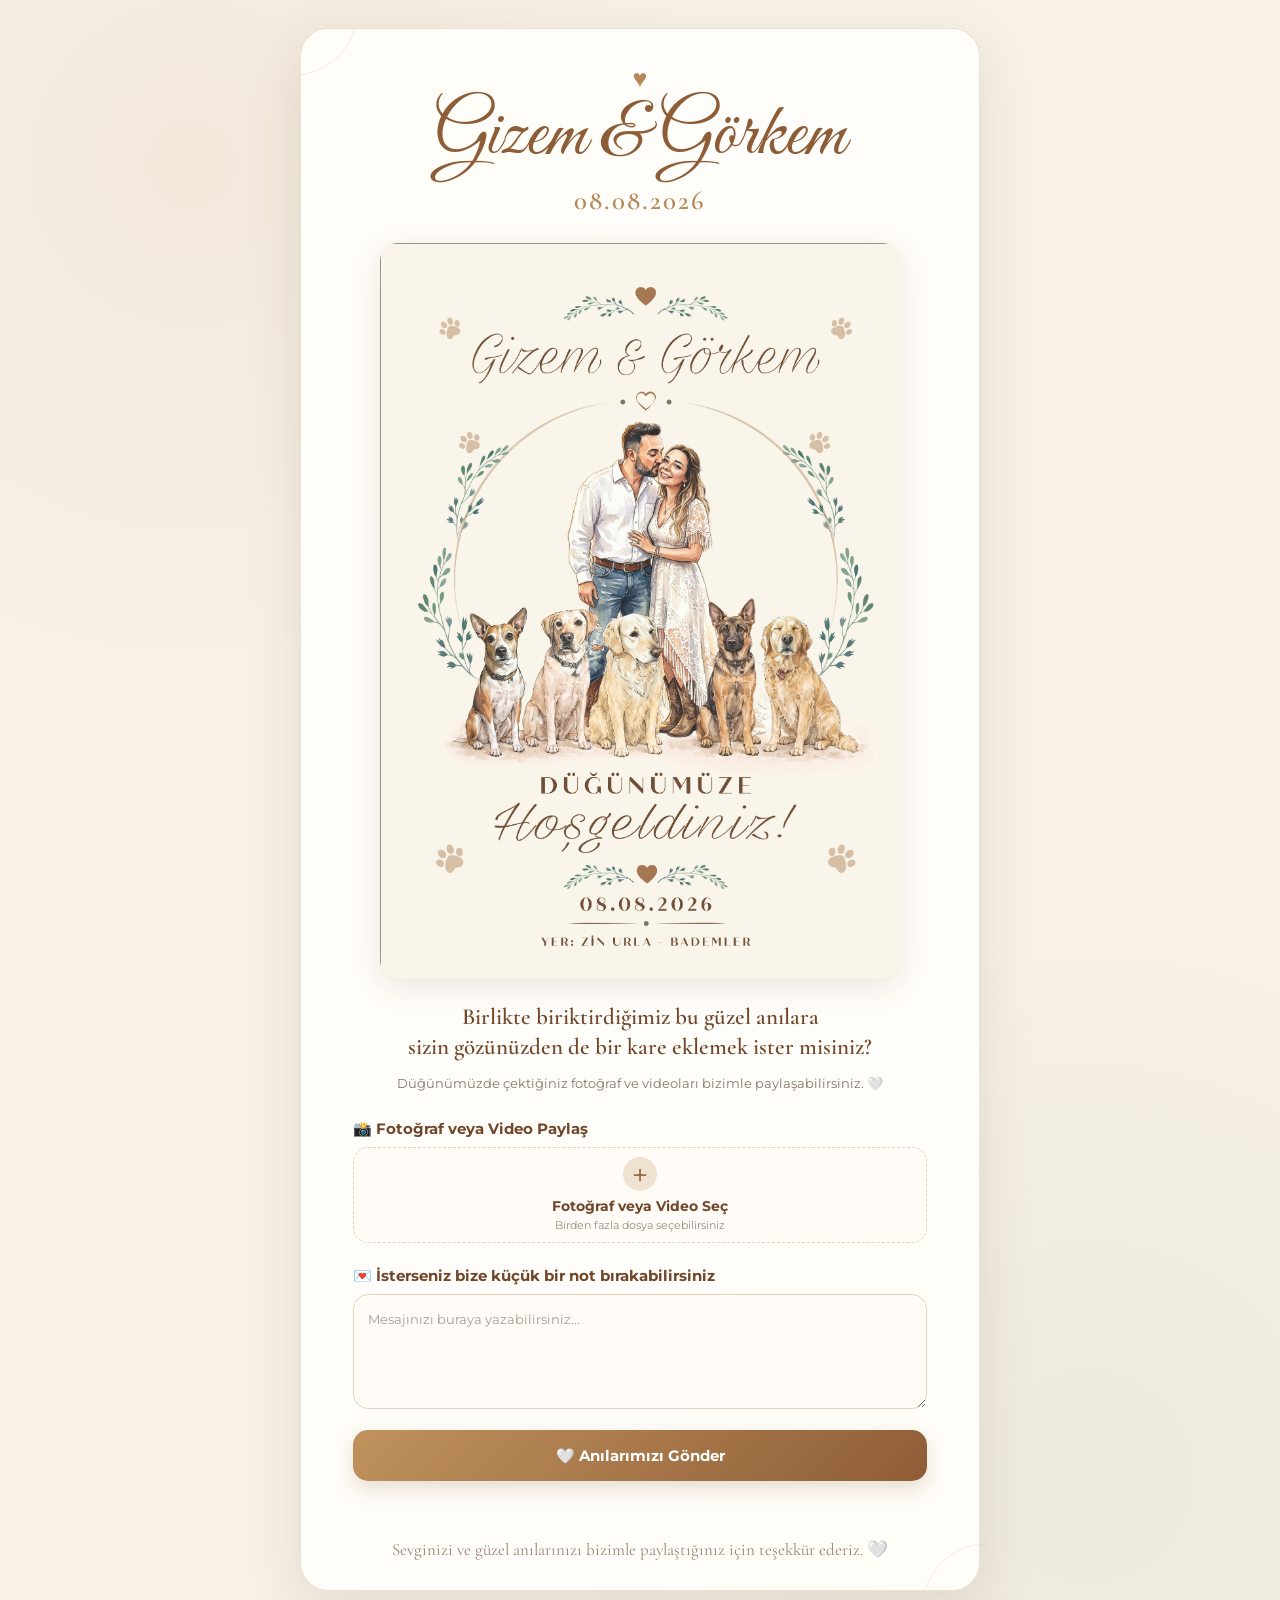
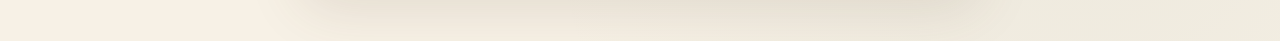
<file: index.html>
<!DOCTYPE html>
<html lang="tr">
<head>
  <meta charset="UTF-8">
  <meta name="viewport" content="width=device-width, initial-scale=1.0">
  <meta name="theme-color" content="#b27a4a">
  <title>Gizem & Görkem | Düğün Anıları</title>
  <link rel="preconnect" href="https://fonts.googleapis.com">
  <link rel="preconnect" href="https://fonts.gstatic.com" crossorigin>
  <link href="https://fonts.googleapis.com/css2?family=Cormorant+Garamond:wght@400;500;600&family=Great+Vibes&family=Montserrat:wght@400;500;600;700&display=swap" rel="stylesheet">
  <link rel="stylesheet" href="style.css">
</head>
<body>
  <main class="page">
    <section class="card">
      <div class="ornament">♥</div>

      <h1>Gizem &amp; Görkem</h1>
      <div class="date">08.08.2026</div>

      <div class="invite-wrap">
        <img src="assets/davetiye.png" alt="Gizem & Görkem düğün davetiyesi" class="invite">
      </div>

      <div class="intro">
        <p class="welcome">Birlikte biriktirdiğimiz bu güzel anılara<br>
        sizin gözünüzden de bir kare eklemek ister misiniz?</p>
        <p class="sub">Düğünümüzde çektiğiniz fotoğraf ve videoları bizimle paylaşabilirsiniz. 🤍</p>
      </div>

      <form id="uploadForm">
        <label class="field-title" for="media">📸 Fotoğraf veya Video Paylaş</label>

        <label class="file-box" for="media">
          <span class="file-icon">＋</span>
          <span class="file-main">Fotoğraf veya Video Seç</span>
          <span class="file-help">Birden fazla dosya seçebilirsiniz</span>
        </label>
        <input id="media" type="file" accept="image/*,video/*" multiple>

        <div id="fileList" class="file-list"></div>

        <label class="field-title note-title" for="note">💌 İsterseniz bize küçük bir not bırakabilirsiniz</label>
        <textarea id="note" rows="4" maxlength="500" placeholder="Mesajınızı buraya yazabilirsiniz..."></textarea>

        <button id="submitBtn" type="submit">🤍 Anılarımızı Gönder</button>

        <div class="progress-wrap" id="progressWrap" hidden>
          <div class="progress-track">
            <div id="progressBar" class="progress-bar"></div>
          </div>
          <div id="progressText" class="progress-text">Hazırlanıyor...</div>
        </div>

        <div id="status" class="status" role="status" aria-live="polite"></div>
      </form>

      <p class="footer">Sevginizi ve güzel anılarınızı bizimle paylaştığınız için teşekkür ederiz. 🤍</p>
    </section>
  </main>

  <script src="script.js"></script>
</body>
</html>
</file>
<file: style.css>
:root{
  --cream:#f7f1e6;
  --paper:#fffdf9;
  --brown:#8d5d38;
  --brown-dark:#70472b;
  --gold:#b78959;
  --line:#e5d2bb;
  --green:#6d806b;
  --text:#5b493c;
}
*{box-sizing:border-box}
html{scroll-behavior:smooth}
body{
  margin:0;
  min-height:100vh;
  background:
    radial-gradient(circle at 15% 10%,rgba(183,137,89,.08),transparent 28%),
    radial-gradient(circle at 85% 90%,rgba(109,128,107,.07),transparent 30%),
    var(--cream);
  color:var(--text);
  font-family:"Montserrat",Arial,sans-serif;
}
.page{
  width:100%;
  min-height:100vh;
  padding:28px 16px 50px;
  display:flex;
  justify-content:center;
}
.card{
  width:min(680px,100%);
  background:rgba(255,253,249,.97);
  border:1px solid rgba(183,137,89,.25);
  border-radius:28px;
  box-shadow:0 18px 55px rgba(95,68,43,.13);
  padding:34px clamp(18px,5vw,52px) 30px;
  text-align:center;
  position:relative;
  overflow:hidden;
}
.card:before,.card:after{
  content:"";
  position:absolute;
  width:130px;height:130px;
  border:1px solid rgba(183,137,89,.16);
  border-radius:50%;
  pointer-events:none;
}
.card:before{top:-85px;left:-75px}
.card:after{bottom:-85px;right:-75px}
.ornament{
  color:var(--gold);
  font-size:25px;
  margin-bottom:3px;
}
h1{
  margin:0;
  color:var(--brown);
  font-family:"Great Vibes",cursive;
  font-size:clamp(48px,10vw,76px);
  font-weight:400;
  line-height:1.05;
}
.date{
  margin-top:8px;
  color:var(--gold);
  font-family:"Cormorant Garamond",serif;
  font-size:27px;
  font-weight:600;
  letter-spacing:2px;
}
.invite-wrap{
  margin:26px auto 25px;
  max-width:520px;
  border-radius:18px;
  overflow:hidden;
  background:#f5efe5;
  box-shadow:0 8px 30px rgba(95,68,43,.12);
}
.invite{
  width:100%;
  display:block;
  height:auto;
}
.intro{
  margin:0 auto 25px;
  max-width:560px;
}
.welcome{
  margin:0;
  color:var(--brown-dark);
  font-family:"Cormorant Garamond",serif;
  font-size:23px;
  line-height:1.3;
  font-weight:600;
}
.sub{
  margin:10px 0 0;
  color:#8a7667;
  font-size:13px;
  line-height:1.6;
}
form{text-align:left}
.field-title{
  display:block;
  color:var(--brown-dark);
  font-size:15px;
  font-weight:700;
  margin:0 0 9px;
}
.file-box{
  border:1.5px dashed var(--line);
  background:#fffcf7;
  border-radius:15px;
  min-height:96px;
  display:flex;
  flex-direction:column;
  justify-content:center;
  align-items:center;
  cursor:pointer;
  transition:.2s ease;
}
.file-box:hover,.file-box:focus-within{
  border-color:var(--gold);
  background:#fffaf2;
  transform:translateY(-1px);
}
.file-icon{
  width:34px;height:34px;border-radius:50%;
  display:flex;align-items:center;justify-content:center;
  background:#efe2d1;color:var(--brown);
  font-size:24px;line-height:1;
  margin-bottom:6px;
}
.file-main{font-weight:700;color:var(--brown-dark);font-size:14px}
.file-help{font-size:11px;color:#9b897a;margin-top:3px}
#media{display:none}
.file-list{
  display:none;
  margin-top:9px;
  padding:10px 12px;
  background:#faf4eb;
  border-radius:12px;
  color:#796656;
  font-size:12px;
  line-height:1.6;
}
.note-title{margin-top:23px}
textarea{
  width:100%;
  resize:vertical;
  min-height:115px;
  border:1.5px solid var(--line);
  border-radius:15px;
  background:#fffcf7;
  padding:14px;
  outline:none;
  color:var(--text);
  font:400 13px/1.6 "Montserrat",sans-serif;
}
textarea:focus{border-color:var(--gold);box-shadow:0 0 0 3px rgba(183,137,89,.10)}
textarea::placeholder{color:#ad9b8d}
button{
  width:100%;
  border:0;
  border-radius:15px;
  margin-top:17px;
  padding:16px 18px;
  background:linear-gradient(135deg,#c0925d,#8e5d37);
  color:white;
  font:700 15px "Montserrat",sans-serif;
  cursor:pointer;
  box-shadow:0 8px 20px rgba(141,93,56,.20);
  transition:.2s ease;
}
button:hover{transform:translateY(-1px);box-shadow:0 11px 24px rgba(141,93,56,.25)}
button:disabled{opacity:.65;cursor:not-allowed;transform:none}
.progress-wrap{margin-top:15px}
.progress-track{height:8px;background:#eadfd2;border-radius:99px;overflow:hidden}
.progress-bar{height:100%;width:0;background:linear-gradient(90deg,#b78959,#8d5d38);transition:width .25s ease}
.progress-text{text-align:center;font-size:11px;color:#8b7565;margin-top:7px}
.status{text-align:center;min-height:23px;margin-top:12px;font-size:13px;font-weight:600}
.status.success{color:#52745b}
.status.error{color:#9a503f}
.footer{
  margin:23px 0 0;
  color:#9a8473;
  font-family:"Cormorant Garamond",serif;
  font-size:17px;
}
@media(max-width:520px){
  .page{padding:12px 10px 30px}
  .card{border-radius:22px;padding:27px 16px 24px}
  h1{font-size:53px}
  .date{font-size:23px}
  .welcome{font-size:20px}
  .invite-wrap{margin-top:21px}
}
</file>
